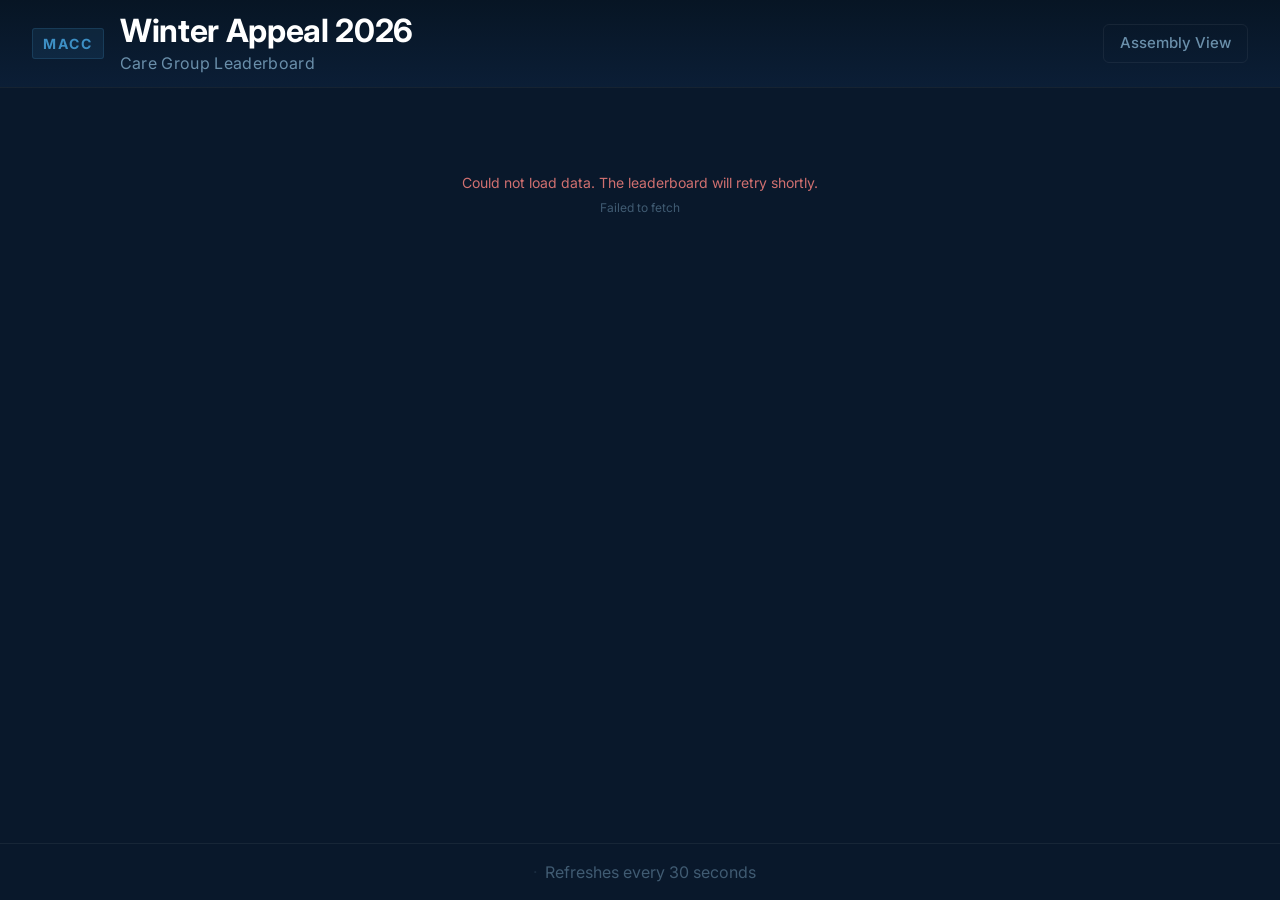
<file: index.html>
<!DOCTYPE html>
<html lang="en">
<head>
    <meta charset="UTF-8">
    <meta name="viewport" content="width=device-width, initial-scale=1.0">
    <title>Winter Appeal — Care Group Leaderboard</title>
    <link rel="preconnect" href="https://fonts.googleapis.com">
    <link href="https://fonts.googleapis.com/css2?family=Inter:wght@300;400;500;600;700;800&display=swap" rel="stylesheet">
    <link rel="stylesheet" href="css/style.css">
    <script src="js/config.js"></script>
</head>
<body>
    <div id="app">

        <header class="site-header">
            <div class="header-inner">
                <div class="header-brand">
                    <span class="school-name" id="schoolName"></span>
                    <div>
                        <h1 class="appeal-title" id="appealTitle"></h1>
                        <p class="appeal-subtitle">Care Group Leaderboard</p>
                    </div>
                </div>
                <div class="header-controls">
                    <nav class="year-filters" id="yearFilters" aria-label="Filter by year group"></nav>
                    <a href="assembly.html" class="btn-assembly">Assembly View</a>
                </div>
            </div>
        </header>

        <main class="main-content">

            <div id="loadingState" class="status-state">
                <p>Loading leaderboard data...</p>
            </div>

            <div id="errorState" class="status-state status-error hidden">
                <p>Could not load data. The leaderboard will retry shortly.</p>
                <p class="error-detail" id="errorDetail"></p>
            </div>

            <ol class="leaderboard" id="leaderboardList" aria-label="Care group rankings"></ol>

        </main>

        <footer class="site-footer">
            <span id="lastUpdated"></span>
            <span class="footer-sep">·</span>
            <span>Refreshes every 30 seconds</span>
        </footer>

    </div>
    <script src="js/app.js"></script>
</body>
</html>
</file>
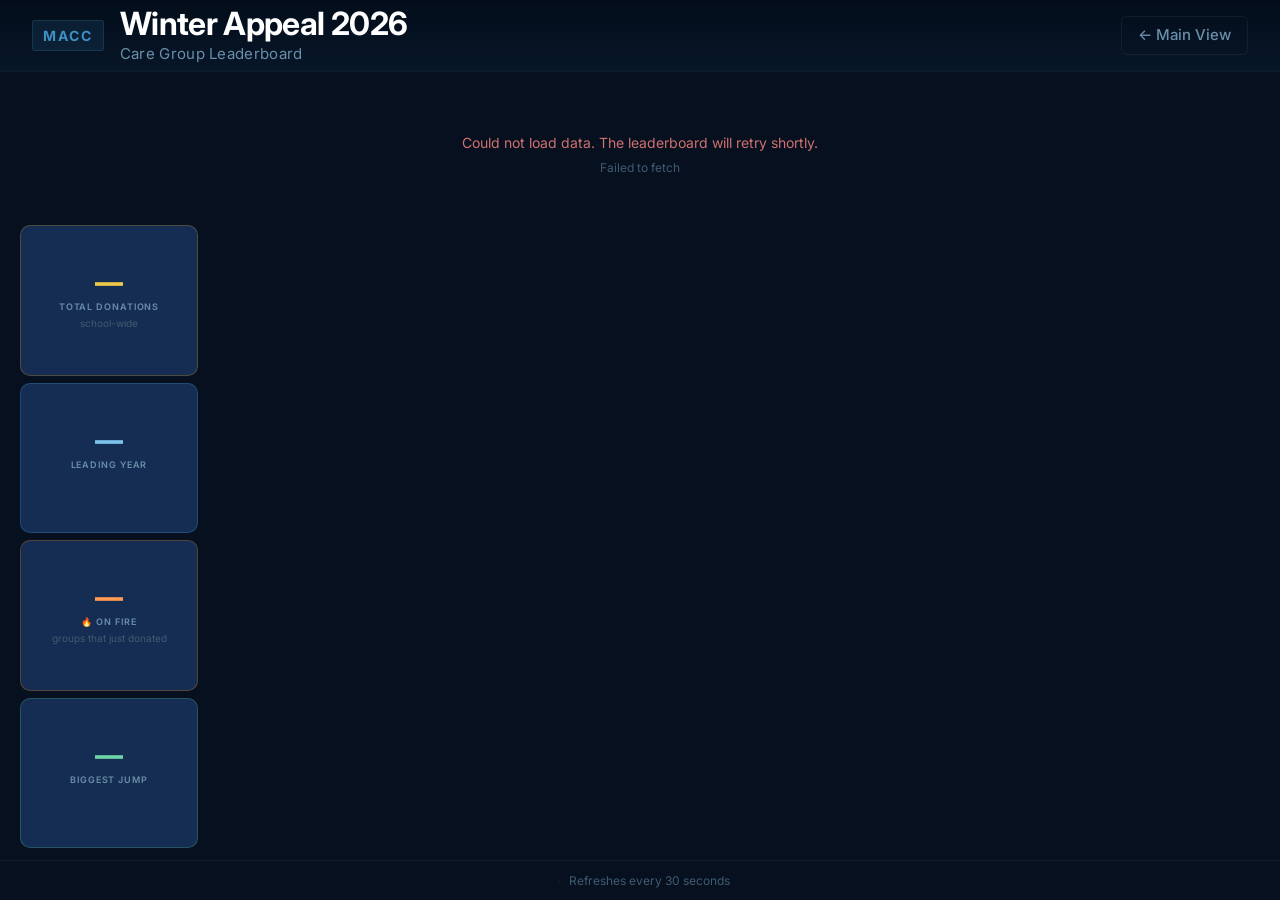
<file: assembly.html>
<!DOCTYPE html>
<html lang="en">
<head>
    <meta charset="UTF-8">
    <meta name="viewport" content="width=device-width, initial-scale=1.0">
    <title>Assembly View — Winter Appeal Leaderboard</title>
    <link rel="preconnect" href="https://fonts.googleapis.com">
    <link href="https://fonts.googleapis.com/css2?family=Inter:wght@300;400;500;600;700;800&display=swap" rel="stylesheet">
    <link rel="stylesheet" href="css/style.css">
    <script src="js/config.js"></script>
</head>
<body class="assembly-mode">
    <div id="app">

        <header class="site-header">
            <div class="header-inner">
                <div class="header-brand">
                    <span class="school-name" id="schoolName"></span>
                    <div>
                        <h1 class="appeal-title" id="appealTitle"></h1>
                        <p class="appeal-subtitle">Care Group Leaderboard</p>
                    </div>
                </div>
                <a href="index.html" class="assembly-back-link">← Main View</a>
            </div>
        </header>

        <main class="main-content">

            <div id="loadingState" class="status-state">
                <p>Loading leaderboard data...</p>
            </div>

            <div id="errorState" class="status-state status-error hidden">
                <p>Could not load data. The leaderboard will retry shortly.</p>
                <p class="error-detail" id="errorDetail"></p>
            </div>

            <div class="assembly-layout" id="assemblyLayout">
                <div id="assemblyPanel" class="assembly-panel">
                    <div class="stat-card stat-total">
                        <div class="stat-value" id="statTotalVal">—</div>
                        <div class="stat-label">Total Donations</div>
                        <div class="stat-detail" id="statTotalDetail">school-wide</div>
                    </div>
                    <div class="stat-card stat-year">
                        <div class="stat-value" id="statYearVal">—</div>
                        <div class="stat-label">Leading Year</div>
                        <div class="stat-detail" id="statYearDetail"></div>
                    </div>
                    <div class="stat-card stat-fire">
                        <div class="stat-value" id="statFireVal">—</div>
                        <div class="stat-label">🔥 On Fire</div>
                        <div class="stat-detail" id="statFireDetail">groups that just donated</div>
                    </div>
                    <div class="stat-card stat-jump">
                        <div class="stat-value" id="statJumpVal">—</div>
                        <div class="stat-label">Biggest Jump</div>
                        <div class="stat-detail" id="statJumpDetail"></div>
                    </div>
                </div>
                <div class="assembly-podium" id="assemblyPodium"></div>
                <div class="assembly-rest" id="assemblyRest"></div>
            </div>

        </main>

        <footer class="site-footer">
            <span id="lastUpdated"></span>
            <span class="footer-sep">·</span>
            <span>Refreshes every 30 seconds</span>
        </footer>

    </div>
    <script src="js/assembly.js"></script>
</body>
</html>
</file>
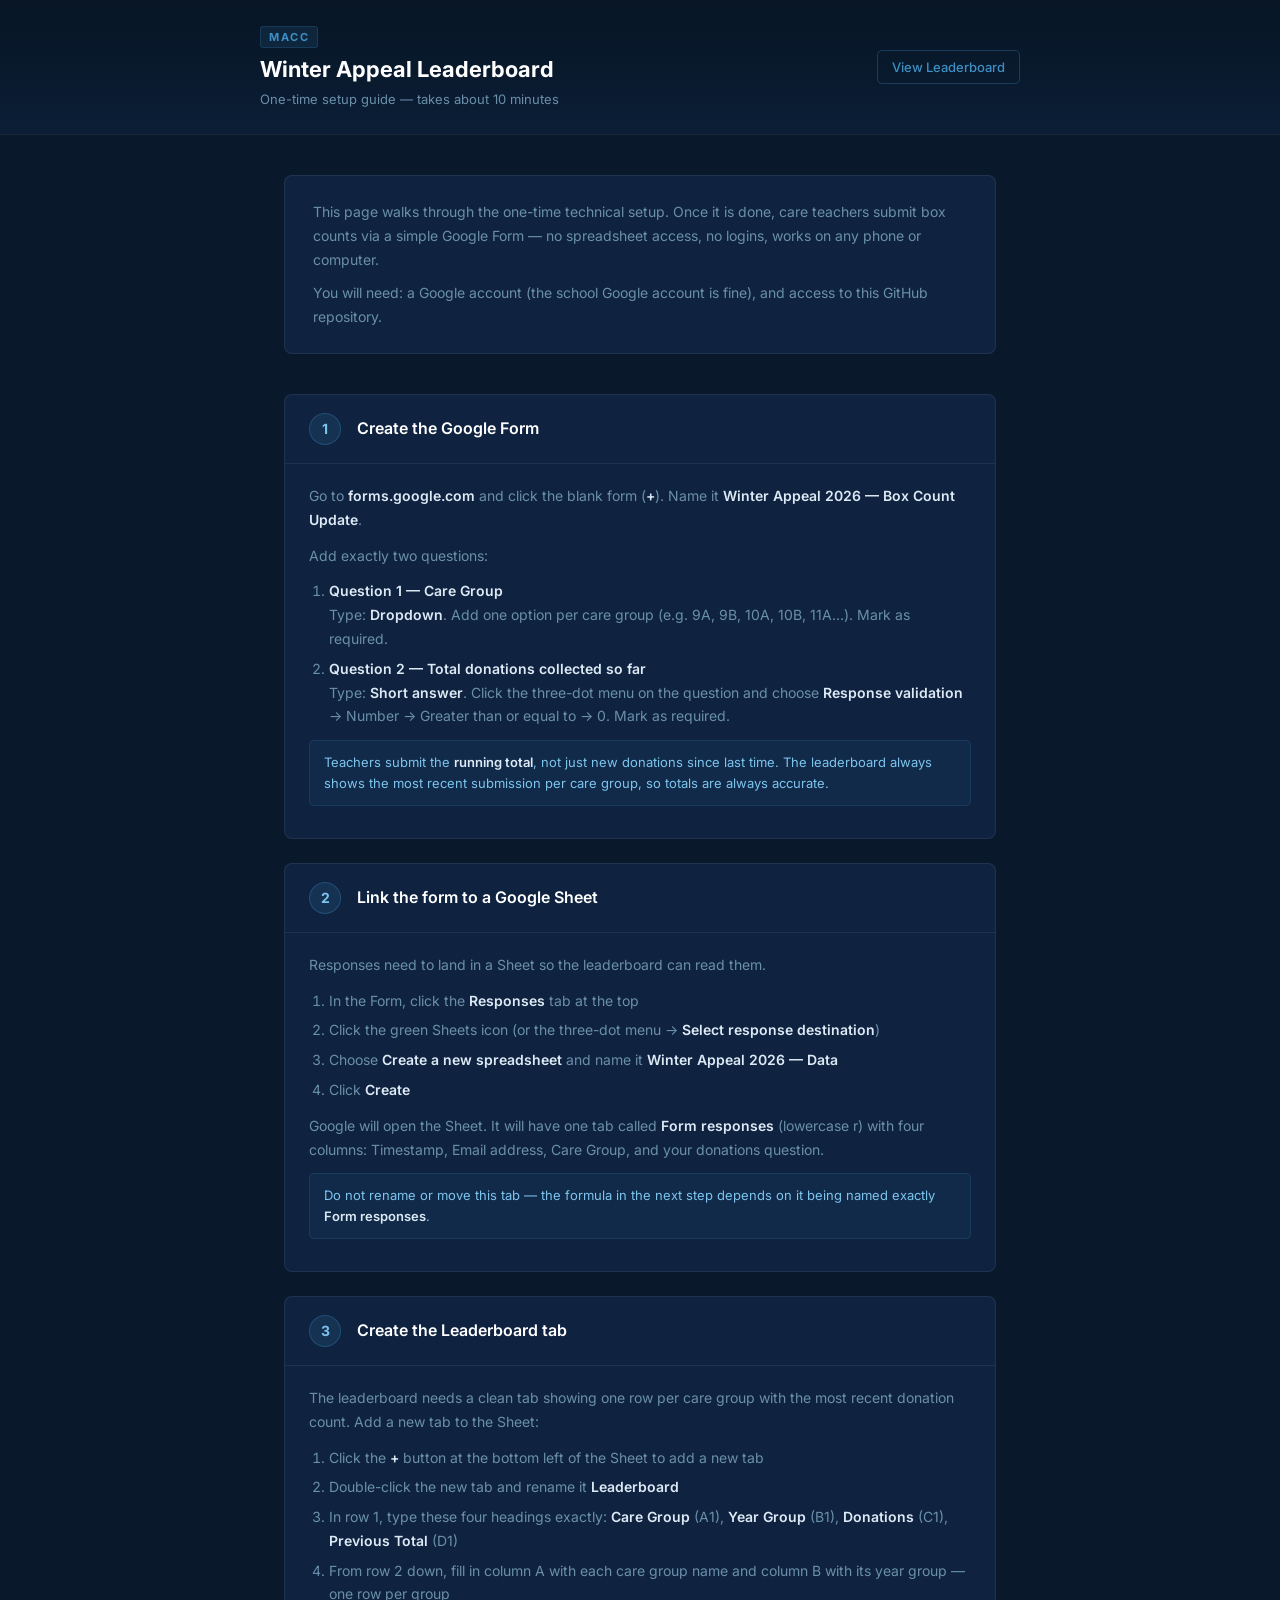
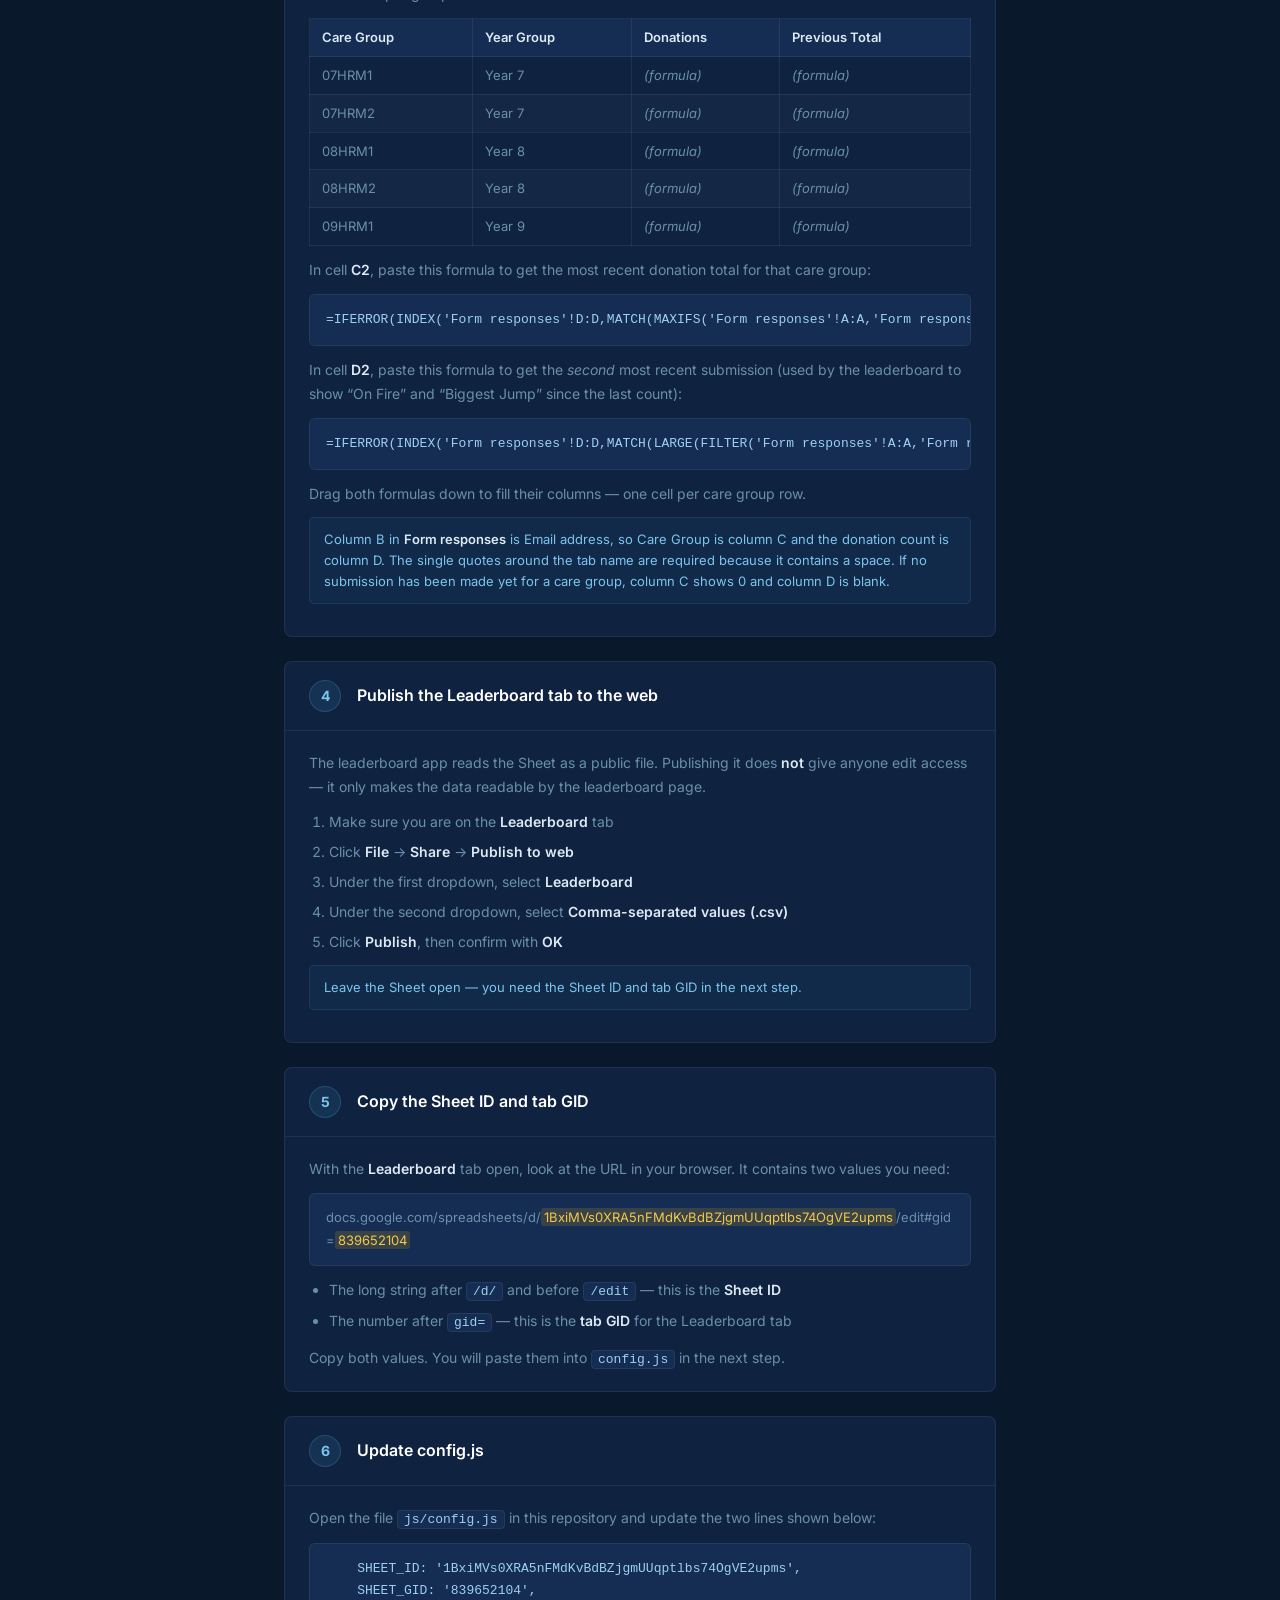
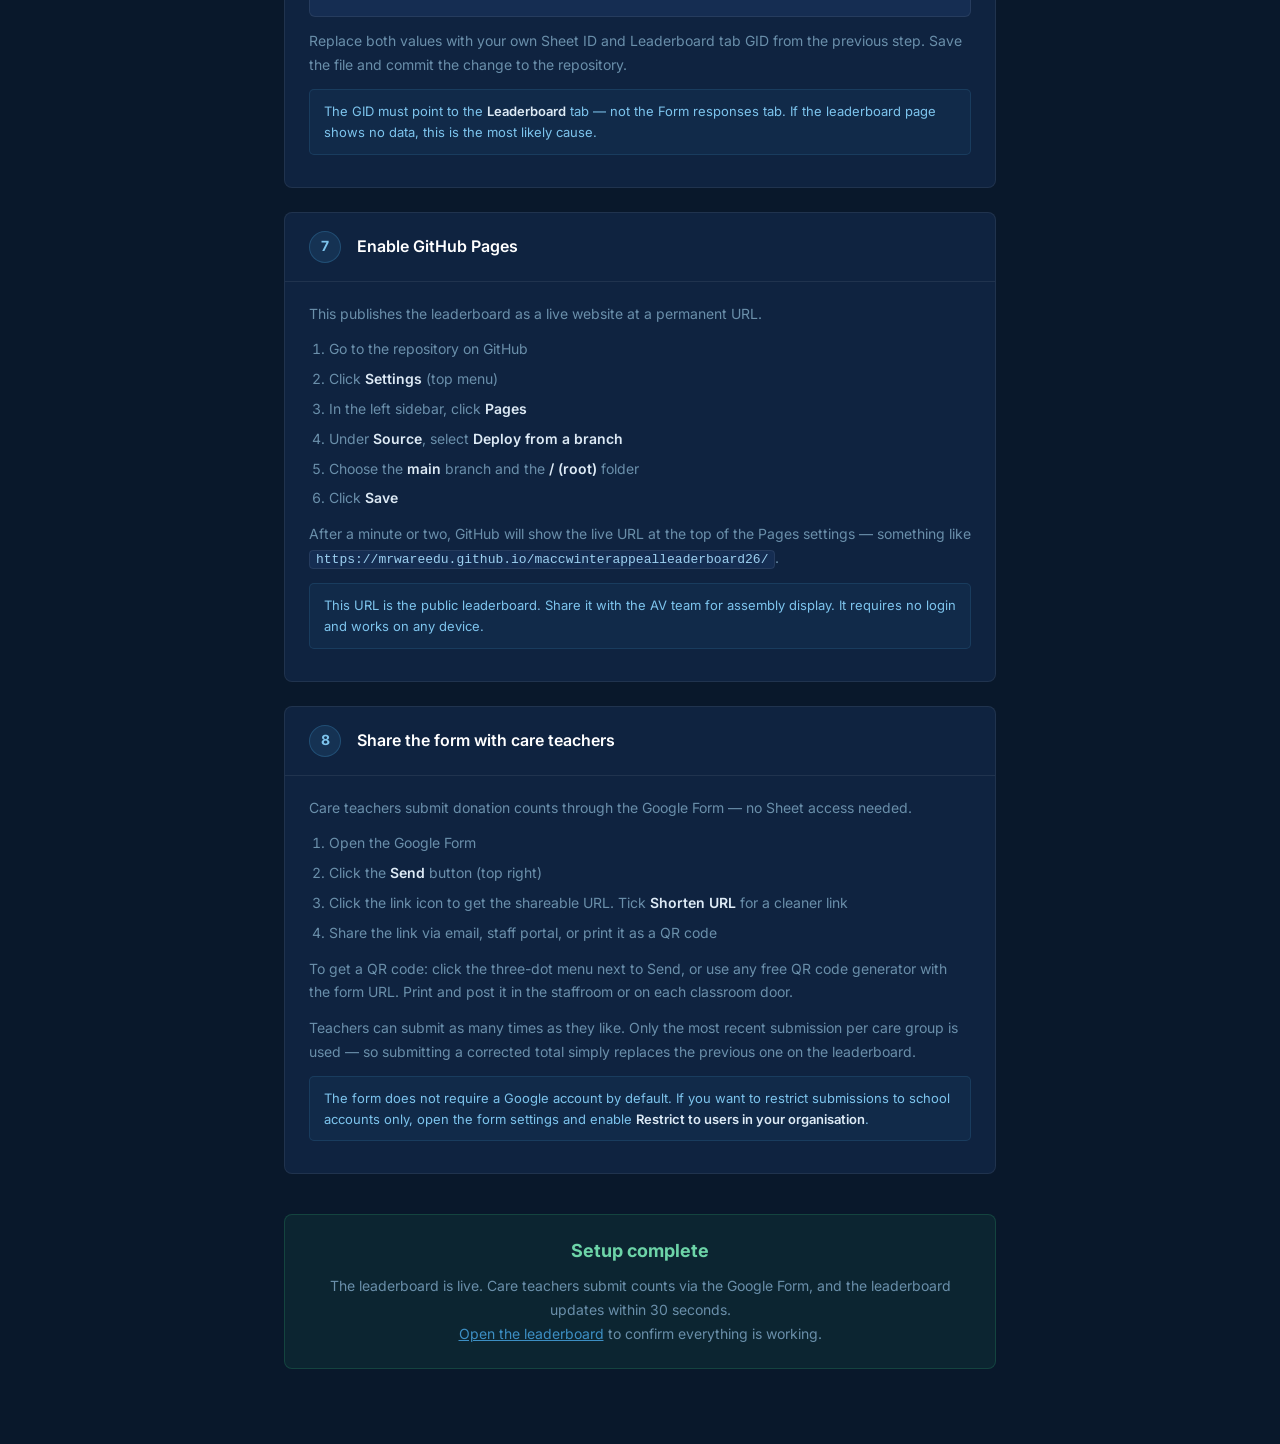
<file: setup.html>
<!DOCTYPE html>
<html lang="en">
<head>
    <meta charset="UTF-8">
    <meta name="viewport" content="width=device-width, initial-scale=1.0">
    <title>Winter Appeal Leaderboard — Setup Guide</title>
    <link rel="preconnect" href="https://fonts.googleapis.com">
    <link href="https://fonts.googleapis.com/css2?family=Inter:wght@300;400;500;600;700&display=swap" rel="stylesheet">
    <style>
        *, *::before, *::after { box-sizing: border-box; margin: 0; padding: 0; }

        :root {
            --bg:      #09182b;
            --card:    #0f2340;
            --raised:  #152d52;
            --text:    #ddeaf5;
            --muted:   #6a8faa;
            --dim:     #405b72;
            --accent:  #3d8fc4;
            --border:  rgba(255,255,255,0.07);
            --green:   #2e9e6e;
            --green-bg: rgba(46, 158, 110, 0.1);
            --gold:    #c9981a;
        }

        body {
            background: var(--bg);
            color: var(--text);
            font-family: 'Inter', system-ui, sans-serif;
            font-size: 15px;
            line-height: 1.6;
            -webkit-font-smoothing: antialiased;
            padding: 0 0 80px;
        }

        header {
            background: linear-gradient(180deg, #071524 0%, #0b1e36 100%);
            border-bottom: 1px solid var(--border);
            padding: 24px;
        }

        header .inner {
            max-width: 760px;
            margin: 0 auto;
            display: flex;
            align-items: center;
            justify-content: space-between;
        }

        .badge {
            font-size: 11px;
            font-weight: 700;
            letter-spacing: 0.14em;
            text-transform: uppercase;
            color: var(--accent);
            background: rgba(61,143,196,0.12);
            border: 1px solid rgba(61,143,196,0.2);
            padding: 3px 8px;
            border-radius: 3px;
        }

        header h1 {
            font-size: 22px;
            font-weight: 700;
            color: #fff;
            margin-top: 4px;
        }

        header p {
            font-size: 13px;
            color: var(--muted);
            margin-top: 2px;
        }

        .view-link {
            font-size: 13px;
            font-weight: 500;
            color: var(--accent);
            text-decoration: none;
            border: 1px solid rgba(61,143,196,0.3);
            padding: 6px 14px;
            border-radius: 5px;
            white-space: nowrap;
        }

        .view-link:hover {
            background: rgba(61,143,196,0.1);
        }

        .content {
            max-width: 760px;
            margin: 0 auto;
            padding: 40px 24px 0;
        }

        .intro {
            background: var(--card);
            border: 1px solid var(--border);
            border-radius: 8px;
            padding: 24px 28px;
            margin-bottom: 40px;
        }

        .intro p {
            color: var(--muted);
            font-size: 14px;
            line-height: 1.7;
        }

        .intro p + p {
            margin-top: 10px;
        }

        .steps {
            display: flex;
            flex-direction: column;
            gap: 24px;
        }

        .step {
            background: var(--card);
            border: 1px solid var(--border);
            border-radius: 8px;
            overflow: hidden;
        }

        .step-header {
            display: flex;
            align-items: center;
            gap: 16px;
            padding: 18px 24px;
            border-bottom: 1px solid var(--border);
        }

        .step-num {
            width: 32px;
            height: 32px;
            border-radius: 50%;
            background: rgba(61,143,196,0.15);
            border: 1px solid rgba(61,143,196,0.3);
            color: #7dc4ed;
            font-size: 14px;
            font-weight: 700;
            display: flex;
            align-items: center;
            justify-content: center;
            flex-shrink: 0;
        }

        .step-title {
            font-size: 16px;
            font-weight: 600;
            color: #fff;
        }

        .step-body {
            padding: 20px 24px;
        }

        .step-body p {
            color: var(--muted);
            font-size: 14px;
            line-height: 1.7;
            margin-bottom: 12px;
        }

        .step-body p:last-child {
            margin-bottom: 0;
        }

        .step-body ol,
        .step-body ul {
            color: var(--muted);
            font-size: 14px;
            line-height: 1.7;
            padding-left: 20px;
            margin-bottom: 12px;
        }

        .step-body li {
            margin-bottom: 6px;
        }

        .step-body li:last-child {
            margin-bottom: 0;
        }

        .step-body strong {
            color: var(--text);
            font-weight: 600;
        }

        code {
            font-family: 'Menlo', 'Consolas', monospace;
            font-size: 13px;
            background: var(--raised);
            border: 1px solid var(--border);
            padding: 1px 6px;
            border-radius: 4px;
            color: #9dd0f0;
        }

        .code-block {
            background: var(--raised);
            border: 1px solid var(--border);
            border-radius: 6px;
            padding: 14px 16px;
            margin: 12px 0;
            font-family: 'Menlo', 'Consolas', monospace;
            font-size: 13px;
            color: #9dd0f0;
            line-height: 1.7;
            overflow-x: auto;
            white-space: pre;
        }

        .url-example {
            background: var(--raised);
            border: 1px solid var(--border);
            border-radius: 6px;
            padding: 12px 16px;
            margin: 12px 0;
            font-size: 13px;
            line-height: 1.8;
            word-break: break-all;
            color: var(--muted);
        }

        .url-example .highlight {
            background: rgba(201,152,26,0.2);
            color: #f0c94a;
            padding: 1px 3px;
            border-radius: 3px;
        }

        .table-example {
            width: 100%;
            border-collapse: collapse;
            margin: 12px 0;
            font-size: 13px;
        }

        .table-example th {
            background: var(--raised);
            color: var(--text);
            font-weight: 600;
            text-align: left;
            padding: 8px 12px;
            border: 1px solid var(--border);
        }

        .table-example td {
            padding: 8px 12px;
            border: 1px solid var(--border);
            color: var(--muted);
        }

        .table-example tr:nth-child(even) td {
            background: rgba(255,255,255,0.02);
        }

        .note {
            background: rgba(61,143,196,0.07);
            border: 1px solid rgba(61,143,196,0.18);
            border-radius: 5px;
            padding: 11px 14px;
            font-size: 13px;
            color: #7dc4ed;
            margin: 12px 0;
            line-height: 1.6;
        }

        .done-box {
            background: var(--green-bg);
            border: 1px solid rgba(46,158,110,0.25);
            border-radius: 8px;
            padding: 22px 28px;
            margin-top: 40px;
            text-align: center;
        }

        .done-box h2 {
            font-size: 18px;
            font-weight: 700;
            color: #6dd4a8;
            margin-bottom: 8px;
        }

        .done-box p {
            color: var(--muted);
            font-size: 14px;
            line-height: 1.7;
        }

        .done-box a {
            color: var(--accent);
        }

        .sheet-columns {
            display: grid;
            grid-template-columns: repeat(4, 1fr);
            gap: 8px;
            margin: 12px 0;
        }

        .sheet-col {
            background: var(--raised);
            border: 1px solid var(--border);
            border-radius: 5px;
            padding: 10px 12px;
            font-size: 13px;
        }

        .sheet-col .col-letter {
            font-weight: 700;
            color: #7dc4ed;
            margin-bottom: 2px;
        }

        .sheet-col .col-name {
            font-weight: 600;
            color: var(--text);
        }

        .sheet-col .col-example {
            color: var(--muted);
            font-size: 12px;
            margin-top: 2px;
        }

        @media (max-width: 640px) {
            .content { padding: 24px 16px 0; }
            .step-header, .step-body { padding: 14px 16px; }
            .sheet-columns { grid-template-columns: 1fr; }
        }
    </style>
</head>
<body>

<header>
    <div class="inner">
        <div>
            <span class="badge">MACC</span>
            <h1>Winter Appeal Leaderboard</h1>
            <p>One-time setup guide — takes about 10 minutes</p>
        </div>
        <a class="view-link" href="index.html">View Leaderboard</a>
    </div>
</header>

<div class="content">

    <div class="intro">
        <p>This page walks through the one-time technical setup. Once it is done, care teachers submit box counts via a simple Google Form — no spreadsheet access, no logins, works on any phone or computer.</p>
        <p>You will need: a Google account (the school Google account is fine), and access to this GitHub repository.</p>
    </div>

    <div class="steps">

        <!-- Step 1 -->
        <div class="step">
            <div class="step-header">
                <div class="step-num">1</div>
                <div class="step-title">Create the Google Form</div>
            </div>
            <div class="step-body">
                <p>Go to <strong>forms.google.com</strong> and click the blank form (<strong>+</strong>). Name it <strong>Winter Appeal 2026 — Box Count Update</strong>.</p>
                <p>Add exactly two questions:</p>
                <ol>
                    <li>
                        <strong>Question 1 — Care Group</strong><br>
                        Type: <strong>Dropdown</strong>. Add one option per care group (e.g. 9A, 9B, 10A, 10B, 11A…). Mark as required.
                    </li>
                    <li>
                        <strong>Question 2 — Total donations collected so far</strong><br>
                        Type: <strong>Short answer</strong>. Click the three-dot menu on the question and choose <strong>Response validation</strong> → Number → Greater than or equal to → 0. Mark as required.
                    </li>
                </ol>
                <div class="note">Teachers submit the <strong>running total</strong>, not just new donations since last time. The leaderboard always shows the most recent submission per care group, so totals are always accurate.</div>
            </div>
        </div>

        <!-- Step 2 -->
        <div class="step">
            <div class="step-header">
                <div class="step-num">2</div>
                <div class="step-title">Link the form to a Google Sheet</div>
            </div>
            <div class="step-body">
                <p>Responses need to land in a Sheet so the leaderboard can read them.</p>
                <ol>
                    <li>In the Form, click the <strong>Responses</strong> tab at the top</li>
                    <li>Click the green Sheets icon (or the three-dot menu → <strong>Select response destination</strong>)</li>
                    <li>Choose <strong>Create a new spreadsheet</strong> and name it <strong>Winter Appeal 2026 — Data</strong></li>
                    <li>Click <strong>Create</strong></li>
                </ol>
                <p>Google will open the Sheet. It will have one tab called <strong>Form responses</strong> (lowercase r) with four columns: Timestamp, Email address, Care Group, and your donations question.</p>
                <div class="note">Do not rename or move this tab — the formula in the next step depends on it being named exactly <strong>Form responses</strong>.</div>
            </div>
        </div>

        <!-- Step 3 -->
        <div class="step">
            <div class="step-header">
                <div class="step-num">3</div>
                <div class="step-title">Create the Leaderboard tab</div>
            </div>
            <div class="step-body">
                <p>The leaderboard needs a clean tab showing one row per care group with the most recent donation count. Add a new tab to the Sheet:</p>
                <ol>
                    <li>Click the <strong>+</strong> button at the bottom left of the Sheet to add a new tab</li>
                    <li>Double-click the new tab and rename it <strong>Leaderboard</strong></li>
                    <li>In row 1, type these four headings exactly: <strong>Care Group</strong> (A1), <strong>Year Group</strong> (B1), <strong>Donations</strong> (C1), <strong>Previous Total</strong> (D1)</li>
                    <li>From row 2 down, fill in column A with each care group name and column B with its year group — one row per group</li>
                </ol>

                <table class="table-example">
                    <thead>
                        <tr><th>Care Group</th><th>Year Group</th><th>Donations</th><th>Previous Total</th></tr>
                    </thead>
                    <tbody>
                        <tr><td>07HRM1</td><td>Year 7</td><td><em>(formula)</em></td><td><em>(formula)</em></td></tr>
                        <tr><td>07HRM2</td><td>Year 7</td><td><em>(formula)</em></td><td><em>(formula)</em></td></tr>
                        <tr><td>08HRM1</td><td>Year 8</td><td><em>(formula)</em></td><td><em>(formula)</em></td></tr>
                        <tr><td>08HRM2</td><td>Year 8</td><td><em>(formula)</em></td><td><em>(formula)</em></td></tr>
                        <tr><td>09HRM1</td><td>Year 9</td><td><em>(formula)</em></td><td><em>(formula)</em></td></tr>
                    </tbody>
                </table>

                <p>In cell <strong>C2</strong>, paste this formula to get the most recent donation total for that care group:</p>
                <div class="code-block">=IFERROR(INDEX('Form responses'!D:D,MATCH(MAXIFS('Form responses'!A:A,'Form responses'!C:C,A2),'Form responses'!A:A,0)),0)</div>
                <p>In cell <strong>D2</strong>, paste this formula to get the <em>second</em> most recent submission (used by the leaderboard to show “On Fire” and “Biggest Jump” since the last count):</p>
                <div class="code-block">=IFERROR(INDEX('Form responses'!D:D,MATCH(LARGE(FILTER('Form responses'!A:A,'Form responses'!C:C=A2),2),'Form responses'!A:A,0)),"")</div>
                <p>Drag both formulas down to fill their columns — one cell per care group row.</p>
                <div class="note">Column B in <strong>Form responses</strong> is Email address, so Care Group is column C and the donation count is column D. The single quotes around the tab name are required because it contains a space. If no submission has been made yet for a care group, column C shows 0 and column D is blank.</div>
            </div>
        </div>

        <!-- Step 4 -->
        <div class="step">
            <div class="step-header">
                <div class="step-num">4</div>
                <div class="step-title">Publish the Leaderboard tab to the web</div>
            </div>
            <div class="step-body">
                <p>The leaderboard app reads the Sheet as a public file. Publishing it does <strong>not</strong> give anyone edit access — it only makes the data readable by the leaderboard page.</p>
                <ol>
                    <li>Make sure you are on the <strong>Leaderboard</strong> tab</li>
                    <li>Click <strong>File</strong> → <strong>Share</strong> → <strong>Publish to web</strong></li>
                    <li>Under the first dropdown, select <strong>Leaderboard</strong></li>
                    <li>Under the second dropdown, select <strong>Comma-separated values (.csv)</strong></li>
                    <li>Click <strong>Publish</strong>, then confirm with <strong>OK</strong></li>
                </ol>
                <div class="note">Leave the Sheet open — you need the Sheet ID and tab GID in the next step.</div>
            </div>
        </div>

        <!-- Step 5 -->
        <div class="step">
            <div class="step-header">
                <div class="step-num">5</div>
                <div class="step-title">Copy the Sheet ID and tab GID</div>
            </div>
            <div class="step-body">
                <p>With the <strong>Leaderboard</strong> tab open, look at the URL in your browser. It contains two values you need:</p>

                <div class="url-example">
                    docs.google.com/spreadsheets/d/<span class="highlight">1BxiMVs0XRA5nFMdKvBdBZjgmUUqptlbs74OgVE2upms</span>/edit#gid=<span class="highlight">839652104</span>
                </div>

                <ul>
                    <li>The long string after <code>/d/</code> and before <code>/edit</code> — this is the <strong>Sheet ID</strong></li>
                    <li>The number after <code>gid=</code> — this is the <strong>tab GID</strong> for the Leaderboard tab</li>
                </ul>
                <p>Copy both values. You will paste them into <code>config.js</code> in the next step.</p>
            </div>
        </div>

        <!-- Step 6 -->
        <div class="step">
            <div class="step-header">
                <div class="step-num">6</div>
                <div class="step-title">Update config.js</div>
            </div>
            <div class="step-body">
                <p>Open the file <code>js/config.js</code> in this repository and update the two lines shown below:</p>

                <div class="code-block">    SHEET_ID: '1BxiMVs0XRA5nFMdKvBdBZjgmUUqptlbs74OgVE2upms',
    SHEET_GID: '839652104',</div>

                <p>Replace both values with your own Sheet ID and Leaderboard tab GID from the previous step. Save the file and commit the change to the repository.</p>
                <div class="note">The GID must point to the <strong>Leaderboard</strong> tab — not the Form responses tab. If the leaderboard page shows no data, this is the most likely cause.</div>
            </div>
        </div>

        <!-- Step 7 -->
        <div class="step">
            <div class="step-header">
                <div class="step-num">7</div>
                <div class="step-title">Enable GitHub Pages</div>
            </div>
            <div class="step-body">
                <p>This publishes the leaderboard as a live website at a permanent URL.</p>
                <ol>
                    <li>Go to the repository on GitHub</li>
                    <li>Click <strong>Settings</strong> (top menu)</li>
                    <li>In the left sidebar, click <strong>Pages</strong></li>
                    <li>Under <strong>Source</strong>, select <strong>Deploy from a branch</strong></li>
                    <li>Choose the <strong>main</strong> branch and the <strong>/ (root)</strong> folder</li>
                    <li>Click <strong>Save</strong></li>
                </ol>
                <p>After a minute or two, GitHub will show the live URL at the top of the Pages settings — something like <code>https://mrwareedu.github.io/maccwinterappealleaderboard26/</code>.</p>
                <div class="note">This URL is the public leaderboard. Share it with the AV team for assembly display. It requires no login and works on any device.</div>
            </div>
        </div>

        <!-- Step 8 -->
        <div class="step">
            <div class="step-header">
                <div class="step-num">8</div>
                <div class="step-title">Share the form with care teachers</div>
            </div>
            <div class="step-body">
                <p>Care teachers submit donation counts through the Google Form — no Sheet access needed.</p>
                <ol>
                    <li>Open the Google Form</li>
                    <li>Click the <strong>Send</strong> button (top right)</li>
                    <li>Click the link icon to get the shareable URL. Tick <strong>Shorten URL</strong> for a cleaner link</li>
                    <li>Share the link via email, staff portal, or print it as a QR code</li>
                </ol>
                <p>To get a QR code: click the three-dot menu next to Send, or use any free QR code generator with the form URL. Print and post it in the staffroom or on each classroom door.</p>
                <p>Teachers can submit as many times as they like. Only the most recent submission per care group is used — so submitting a corrected total simply replaces the previous one on the leaderboard.</p>
                <div class="note">The form does not require a Google account by default. If you want to restrict submissions to school accounts only, open the form settings and enable <strong>Restrict to users in your organisation</strong>.</div>
            </div>
        </div>

    </div>

    <div class="done-box">
        <h2>Setup complete</h2>
        <p>The leaderboard is live. Care teachers submit counts via the Google Form, and the leaderboard updates within 30 seconds.<br>
        <a href="index.html">Open the leaderboard</a> to confirm everything is working.</p>
    </div>

</div>

</body>
</html>
</file>
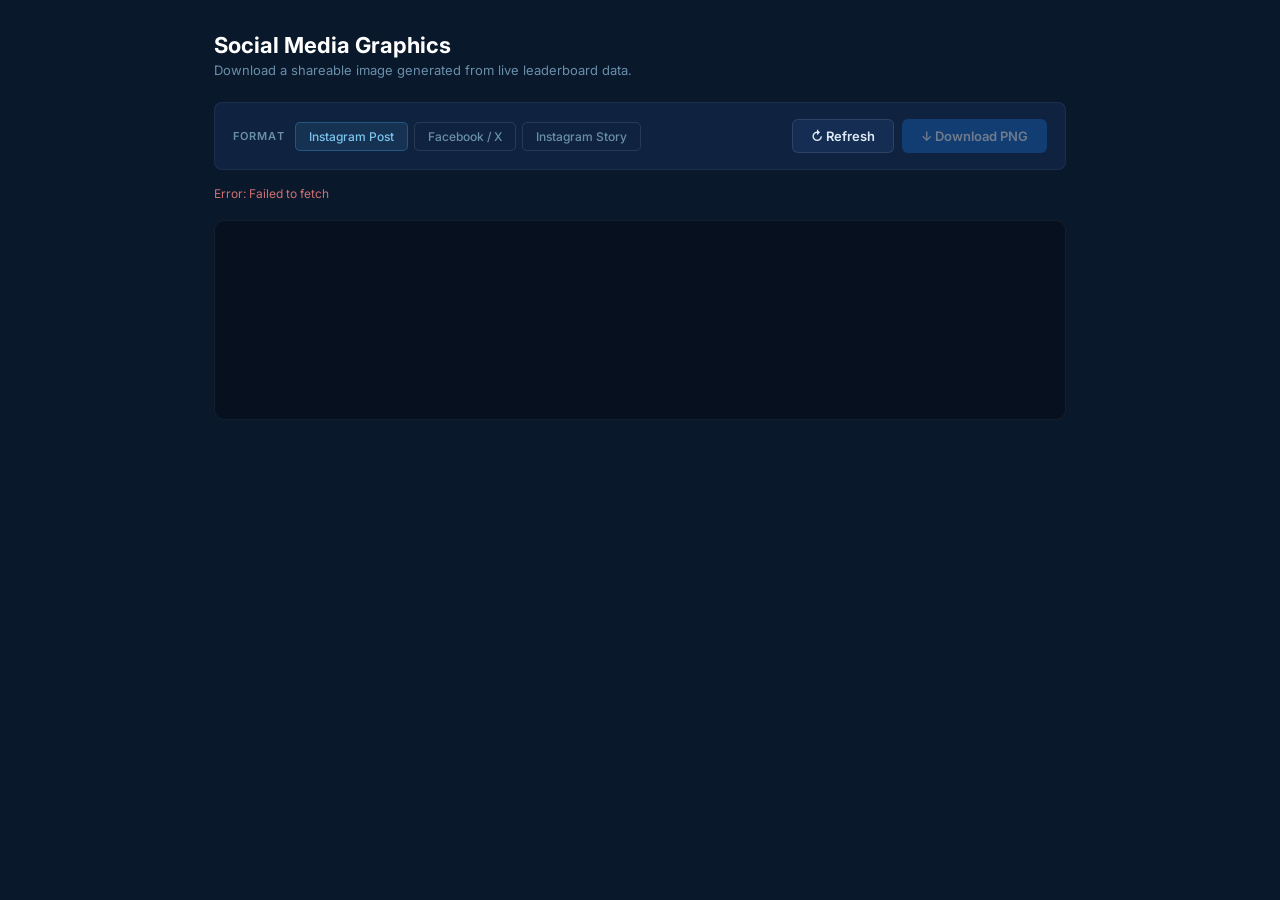
<file: social.html>
<!DOCTYPE html>
<html lang="en">
<head>
    <meta charset="UTF-8">
    <meta name="viewport" content="width=device-width, initial-scale=1.0">
    <title>Social Graphics — Winter Appeal</title>
    <link rel="preconnect" href="https://fonts.googleapis.com">
    <link href="https://fonts.googleapis.com/css2?family=Inter:wght@400;500;600;700;800&display=swap" rel="stylesheet">
    <style>
        *, *::before, *::after { box-sizing: border-box; margin: 0; padding: 0; }

        body {
            background: #09182b;
            color: #ddeaf5;
            font-family: 'Inter', system-ui, -apple-system, sans-serif;
            font-size: 15px;
            min-height: 100vh;
            -webkit-font-smoothing: antialiased;
        }

        .page {
            max-width: 900px;
            margin: 0 auto;
            padding: 32px 24px 64px;
        }

        h1 {
            font-size: 22px;
            font-weight: 700;
            color: #fff;
        }

        .subtitle {
            font-size: 13px;
            color: #6a8faa;
            margin-top: 4px;
        }

        .toolbar {
            display: flex;
            flex-wrap: wrap;
            align-items: center;
            justify-content: space-between;
            gap: 12px;
            margin: 24px 0 16px;
            padding: 16px 18px;
            background: #0f2340;
            border: 1px solid rgba(255,255,255,0.06);
            border-radius: 8px;
        }

        .format-group {
            display: flex;
            align-items: center;
            gap: 6px;
            flex-wrap: wrap;
        }

        .label {
            font-size: 11px;
            font-weight: 600;
            text-transform: uppercase;
            letter-spacing: 0.1em;
            color: #6a8faa;
            margin-right: 4px;
        }

        .fmt {
            background: transparent;
            border: 1px solid rgba(255,255,255,0.1);
            color: #6a8faa;
            font-family: inherit;
            font-size: 12px;
            font-weight: 500;
            padding: 6px 13px;
            border-radius: 5px;
            cursor: pointer;
            transition: background 0.15s, color 0.15s, border-color 0.15s;
        }

        .fmt:hover { background: #152d52; color: #ddeaf5; }

        .fmt.active {
            background: rgba(61,143,196,0.15);
            border-color: rgba(61,143,196,0.4);
            color: #7dc4ed;
        }

        .action-group {
            display: flex;
            gap: 8px;
        }

        .btn {
            font-family: inherit;
            font-size: 13px;
            font-weight: 600;
            padding: 8px 18px;
            border-radius: 6px;
            cursor: pointer;
            border: 1px solid transparent;
            transition: opacity 0.15s, background 0.15s;
        }

        #btnRefresh {
            background: #152d52;
            border-color: rgba(255,255,255,0.1);
            color: #ddeaf5;
        }

        #btnRefresh:hover { background: #1e3d6e; }

        #btnDownload {
            background: #1565c0;
            color: #fff;
        }

        #btnDownload:hover { background: #1976d2; }
        #btnDownload:disabled { opacity: 0.4; cursor: default; }

        .status {
            font-size: 12px;
            color: #6a8faa;
            margin-bottom: 16px;
            min-height: 18px;
        }

        .status.error { color: #cf7070; }

        .canvas-outer {
            background: #06101e;
            border: 1px solid rgba(255,255,255,0.06);
            border-radius: 10px;
            padding: 24px;
            display: flex;
            justify-content: center;
            align-items: flex-start;
            overflow: auto;
        }

        #canvas {
            display: block;
            max-width: 100%;
            max-height: 75vh;
            width: auto;
            height: auto;
            border-radius: 4px;
        }
    </style>
    <script src="js/config.js"></script>
</head>
<body>
<div class="page">

    <h1>Social Media Graphics</h1>
    <p class="subtitle">Download a shareable image generated from live leaderboard data.</p>

    <div class="toolbar">
        <div class="format-group">
            <span class="label">Format</span>
            <button class="fmt active" data-w="1080" data-h="1080">Instagram Post</button>
            <button class="fmt" data-w="1200" data-h="630">Facebook / X</button>
            <button class="fmt" data-w="1080" data-h="1920">Instagram Story</button>
        </div>
        <div class="action-group">
            <button class="btn" id="btnRefresh">↻ Refresh</button>
            <button class="btn" id="btnDownload" disabled>↓ Download PNG</button>
        </div>
    </div>

    <p class="status" id="status">Loading data…</p>

    <div class="canvas-outer">
        <canvas id="canvas"></canvas>
    </div>

</div>

<script>
(function () {
    'use strict';

    const canvas  = document.getElementById('canvas');
    const ctx     = canvas.getContext('2d');
    const dlBtn   = document.getElementById('btnDownload');
    const status  = document.getElementById('status');

    let currentRows = [];
    let currentW    = 1080;
    let currentH    = 1080;

    // ── Format buttons ───────────────────────────────────

    document.querySelectorAll('.fmt').forEach(function (btn) {
        btn.addEventListener('click', function () {
            document.querySelectorAll('.fmt').forEach(function (b) { b.classList.remove('active'); });
            btn.classList.add('active');
            currentW = parseInt(btn.dataset.w, 10);
            currentH = parseInt(btn.dataset.h, 10);
            if (currentRows.length) drawGraphic(currentRows);
        });
    });

    // ── Refresh ──────────────────────────────────────────

    document.getElementById('btnRefresh').addEventListener('click', loadData);

    // ── Download ─────────────────────────────────────────

    dlBtn.addEventListener('click', function () {
        const a = document.createElement('a');
        a.download = 'winter-appeal-' + CONFIG.APPEAL_YEAR + '-' + currentW + 'x' + currentH + '.png';
        a.href = canvas.toDataURL('image/png');
        a.click();
    });

    // ── Data fetching ────────────────────────────────────

    function sheetURL() {
        return (
            'https://docs.google.com/spreadsheets/d/' +
            CONFIG.SHEET_ID +
            '/pub?gid=' +
            CONFIG.SHEET_GID +
            '&single=true&output=csv'
        );
    }

    function parseCSVLine(line) {
        const fields = [];
        let current  = '';
        let inQuotes = false;
        for (let i = 0; i < line.length; i++) {
            const ch = line[i];
            if (ch === '"') {
                inQuotes = !inQuotes;
            } else if (ch === ',' && !inQuotes) {
                fields.push(current.trim());
                current = '';
            } else {
                current += ch;
            }
        }
        fields.push(current.trim());
        return fields;
    }

    function parseCSV(text) {
        const lines = text.trim().split('\n');
        if (lines.length < 2) return [];
        const rows = [];
        for (let i = 1; i < lines.length; i++) {
            const line = lines[i].trim();
            if (!line) continue;
            const f = parseCSVLine(line);
            const careGroup = f[0] || '';
            const yearGroup = f[1] || '';
            const boxes     = parseInt(f[2], 10);
            if (careGroup) rows.push({ careGroup, yearGroup, boxes: isNaN(boxes) ? 0 : boxes });
        }
        return rows.sort(function (a, b) { return b.boxes - a.boxes; });
    }

    async function loadData() {
        setStatus('Fetching data…', false);
        dlBtn.disabled = true;
        try {
            const res  = await fetch(sheetURL(), { cache: 'no-store' });
            if (!res.ok) throw new Error('HTTP ' + res.status);
            const text = await res.text();
            currentRows = parseCSV(text);
            if (!currentRows.length) throw new Error('No data in sheet');
            await drawGraphic(currentRows);
            const now = new Date().toLocaleTimeString('en-AU', { hour: '2-digit', minute: '2-digit' });
            setStatus('Data loaded at ' + now + ' · ' + currentRows.length + ' groups', false);
            dlBtn.disabled = false;
        } catch (err) {
            setStatus('Error: ' + err.message, true);
        }
    }

    function setStatus(msg, isError) {
        status.textContent = msg;
        status.className   = 'status' + (isError ? ' error' : '');
    }

    // ── Canvas drawing ───────────────────────────────────

    async function drawGraphic(rows) {
        const W = currentW;
        const H = currentH;

        canvas.width  = W;
        canvas.height = H;

        // Wait for Inter to load
        try { await document.fonts.load('700 60px Inter'); } catch (e) {}

        const isStory  = H > W * 1.2;
        const maxRows  = isStory ? 10 : H < 700 ? 5 : 6;
        const display  = rows.slice(0, maxRows);
        const total    = rows.reduce(function (s, r) { return s + r.boxes; }, 0);
        const maxBoxes = display[0] ? display[0].boxes || 1 : 1;

        const PAD = Math.round(W * 0.055);

        // ── Background ──────────────────────────────────

        const bgGrad = ctx.createLinearGradient(0, 0, 0, H);
        bgGrad.addColorStop(0, '#071524');
        bgGrad.addColorStop(1, '#0d1f38');
        ctx.fillStyle = bgGrad;
        ctx.fillRect(0, 0, W, H);

        // ── Top accent bar ───────────────────────────────

        const accentGrad = ctx.createLinearGradient(0, 0, W, 0);
        accentGrad.addColorStop(0,   '#1565c0');
        accentGrad.addColorStop(0.5, '#c9981a');
        accentGrad.addColorStop(1,   '#e8740a');
        ctx.fillStyle = accentGrad;
        ctx.fillRect(0, 0, W, 7);

        // ── Header ───────────────────────────────────────

        const HEADER_H  = Math.round(H * (isStory ? 0.12 : 0.165));
        const titleSize = Math.round(W * (isStory ? 0.05 : 0.046));
        const subSize   = Math.round(W * 0.017);
        const badgeSize = Math.round(W * 0.013);

        // School badge
        const BADGE_Y = 7 + Math.round(HEADER_H * 0.22);
        ctx.font = '700 ' + badgeSize + 'px Inter, system-ui';
        const badgeText  = CONFIG.SCHOOL_NAME;
        const badgeTW    = ctx.measureText(badgeText).width;
        const BADGE_PX   = 12;
        const BADGE_W    = badgeTW + BADGE_PX * 2;
        const BADGE_H    = Math.round(badgeSize * 1.85);

        ctx.fillStyle = 'rgba(61,143,196,0.15)';
        rrect(ctx, PAD, BADGE_Y, BADGE_W, BADGE_H, 4);
        ctx.fill();
        ctx.strokeStyle = 'rgba(61,143,196,0.45)';
        ctx.lineWidth = 1.5;
        rrect(ctx, PAD, BADGE_Y, BADGE_W, BADGE_H, 4);
        ctx.stroke();
        ctx.fillStyle = '#7dc4ed';
        ctx.font = '700 ' + badgeSize + 'px Inter, system-ui';
        ctx.textAlign    = 'left';
        ctx.textBaseline = 'middle';
        ctx.fillText(badgeText, PAD + BADGE_PX, BADGE_Y + BADGE_H / 2);

        // Title
        const TITLE_Y = BADGE_Y + BADGE_H + Math.round(titleSize * 1.1);
        ctx.font = '800 ' + titleSize + 'px Inter, system-ui';
        ctx.fillStyle    = '#ffffff';
        ctx.textAlign    = 'left';
        ctx.textBaseline = 'alphabetic';
        ctx.fillText('Winter Appeal ' + CONFIG.APPEAL_YEAR, PAD, TITLE_Y);

        // Subtitle
        ctx.font = '500 ' + subSize + 'px Inter, system-ui';
        ctx.fillStyle = '#6a8faa';
        ctx.fillText('Care Group Leaderboard', PAD, TITLE_Y + Math.round(subSize * 1.7));

        // Date (right-aligned, vertically centred on title)
        const today = new Date().toLocaleDateString('en-AU', { day: 'numeric', month: 'long', year: 'numeric' });
        const dateSize = Math.round(W * 0.014);
        ctx.font = '500 ' + dateSize + 'px Inter, system-ui';
        ctx.fillStyle    = '#405b72';
        ctx.textAlign    = 'right';
        ctx.textBaseline = 'alphabetic';
        ctx.fillText(today, W - PAD, TITLE_Y);

        // Separator
        const SEP_Y = 7 + HEADER_H;
        ctx.strokeStyle = 'rgba(255,255,255,0.07)';
        ctx.lineWidth = 1;
        ctx.beginPath();
        ctx.moveTo(PAD, SEP_Y);
        ctx.lineTo(W - PAD, SEP_Y);
        ctx.stroke();

        // ── Groups ───────────────────────────────────────

        const FOOTER_H  = Math.round(H * (isStory ? 0.1 : 0.135));
        const GROUPS_H  = H - SEP_Y - FOOTER_H - 12;
        const ROW_H     = Math.floor(GROUPS_H / maxRows);
        const ROW_PAD_V = Math.round(ROW_H * 0.14);

        const RANK_W  = Math.round(W * 0.082);
        const NAME_X  = PAD + RANK_W + Math.round(W * 0.015);
        const COUNT_X = W - PAD - Math.round(W * 0.02);

        const GOLD_COLOR   = '#f0c94a';
        const SILVER_COLOR = '#b8cdd8';
        const BRONZE_COLOR = '#d8925a';
        const DIM_COLOR    = '#405b72';

        function rankColor(r) {
            return r === 1 ? GOLD_COLOR : r === 2 ? SILVER_COLOR : r === 3 ? BRONZE_COLOR : DIM_COLOR;
        }

        function barColors(r) {
            if (r === 1) return ['#c9981a', '#f0c94a'];
            if (r === 2) return ['#6a8faa', '#b8cdd8'];
            if (r === 3) return ['#b06b2a', '#d8925a'];
            return ['#1e4070', '#3d8fc4'];
        }

        function rowBg(r) {
            if (r === 1) return 'rgba(201,152,26,0.10)';
            if (r === 2) return 'rgba(128,153,172,0.08)';
            if (r === 3) return 'rgba(176,107,42,0.08)';
            return 'rgba(15,35,64,0.55)';
        }

        display.forEach(function (row, idx) {
            const rank  = idx + 1;
            const rowY  = SEP_Y + 10 + idx * ROW_H;
            const inner = rowY + ROW_PAD_V;
            const innerH = ROW_H - ROW_PAD_V * 2;

            // Row background
            ctx.fillStyle = rowBg(rank);
            rrect(ctx, PAD, inner, W - PAD * 2, innerH, 8);
            ctx.fill();

            // Left accent strip
            ctx.fillStyle = rankColor(rank);
            rrect(ctx, PAD, inner, 4, innerH, [2, 0, 0, 2]);
            ctx.fill();

            // Rank number
            const rankSize = Math.round(innerH * 0.55);
            ctx.font = '700 ' + rankSize + 'px Inter, system-ui';
            ctx.fillStyle    = rankColor(rank);
            ctx.textAlign    = 'center';
            ctx.textBaseline = 'middle';
            ctx.fillText(rank, PAD + RANK_W / 2, rowY + ROW_H / 2);

            // Care group name
            const nameSize = Math.round(innerH * 0.37);
            ctx.font = '700 ' + nameSize + 'px Inter, system-ui';
            ctx.fillStyle    = '#ffffff';
            ctx.textAlign    = 'left';
            ctx.textBaseline = 'top';
            ctx.fillText(row.careGroup, NAME_X, inner + Math.round(innerH * 0.08));

            // Year group tag
            if (row.yearGroup) {
                const yrSize = Math.round(nameSize * 0.55);
                ctx.font = '500 ' + yrSize + 'px Inter, system-ui';
                ctx.fillStyle = '#6a8faa';
                ctx.fillText(row.yearGroup, NAME_X, inner + Math.round(innerH * 0.08) + Math.round(nameSize * 1.25));
            }

            // Donation count
            const countSize = Math.round(innerH * 0.33);
            ctx.font = '700 ' + countSize + 'px Inter, system-ui';
            ctx.fillStyle    = rankColor(rank);
            ctx.textAlign    = 'right';
            ctx.textBaseline = 'middle';
            ctx.fillText(
                row.boxes + (row.boxes === 1 ? ' donation' : ' donations'),
                COUNT_X,
                rowY + ROW_H / 2 - countSize * 0.15
            );

            // Progress bar
            const pct   = Math.max(0.03, row.boxes / maxBoxes);
            const BAR_X = NAME_X;
            const BAR_W = COUNT_X - NAME_X - Math.round(W * 0.015);
            const BAR_Y = inner + innerH - 6;
            const BAR_H = Math.max(4, Math.round(innerH * 0.07));

            ctx.fillStyle = 'rgba(255,255,255,0.07)';
            rrect(ctx, BAR_X, BAR_Y - BAR_H, BAR_W, BAR_H, 99);
            ctx.fill();

            const bc  = barColors(rank);
            const bGr = ctx.createLinearGradient(BAR_X, 0, BAR_X + BAR_W * pct, 0);
            bGr.addColorStop(0, bc[0]);
            bGr.addColorStop(1, bc[1]);
            ctx.fillStyle = bGr;
            rrect(ctx, BAR_X, BAR_Y - BAR_H, Math.max(8, BAR_W * pct), BAR_H, 99);
            ctx.fill();
        });

        // ── Footer ───────────────────────────────────────

        const FY = H - FOOTER_H + 8;

        ctx.strokeStyle = 'rgba(255,255,255,0.07)';
        ctx.lineWidth = 1;
        ctx.beginPath();
        ctx.moveTo(PAD, FY);
        ctx.lineTo(W - PAD, FY);
        ctx.stroke();

        const totalNumSize = Math.round(W * 0.055);
        ctx.font = '800 ' + totalNumSize + 'px Inter, system-ui';
        ctx.fillStyle    = '#f0c94a';
        ctx.textAlign    = 'center';
        ctx.textBaseline = 'middle';
        ctx.fillText(total, W / 2, FY + FOOTER_H * 0.38);

        const totalLblSize = Math.round(W * 0.018);
        ctx.font = '500 ' + totalLblSize + 'px Inter, system-ui';
        ctx.fillStyle = '#6a8faa';
        ctx.fillText('total donations raised school-wide', W / 2, FY + FOOTER_H * 0.38 + totalNumSize * 0.88);

        const brandSize = Math.round(W * 0.013);
        ctx.font = '500 ' + brandSize + 'px Inter, system-ui';
        ctx.fillStyle = '#253d55';
        ctx.fillText(CONFIG.SCHOOL_NAME + ' · Winter Appeal ' + CONFIG.APPEAL_YEAR, W / 2, FY + FOOTER_H * 0.86);
    }

    // ── Rounded rect helper ────────────────────────────

    function rrect(ctx, x, y, w, h, r) {
        ctx.beginPath();
        if (ctx.roundRect) {
            ctx.roundRect(x, y, w, h, r);
        } else {
            const tl = typeof r === 'number' ? r : (r[0] || 0);
            const tr = typeof r === 'number' ? r : (r[1] || 0);
            const br = typeof r === 'number' ? r : (r[2] || 0);
            const bl = typeof r === 'number' ? r : (r[3] || 0);
            ctx.moveTo(x + tl, y);
            ctx.lineTo(x + w - tr, y);
            ctx.quadraticCurveTo(x + w, y, x + w, y + tr);
            ctx.lineTo(x + w, y + h - br);
            ctx.quadraticCurveTo(x + w, y + h, x + w - br, y + h);
            ctx.lineTo(x + bl, y + h);
            ctx.quadraticCurveTo(x, y + h, x, y + h - bl);
            ctx.lineTo(x, y + tl);
            ctx.quadraticCurveTo(x, y, x + tl, y);
            ctx.closePath();
        }
    }

    // ── Boot ──────────────────────────────────────────

    loadData();

}());
</script>
</body>
</html>
</file>
<file: css/style.css>
/* ============================================================
   Base
============================================================ */

*, *::before, *::after {
    box-sizing: border-box;
    margin: 0;
    padding: 0;
}

:root {
    --bg:           #09182b;
    --bg-card:      #0f2340;
    --bg-elevated:  #152d52;
    --text:         #ddeaf5;
    --text-muted:   #6a8faa;
    --text-dim:     #405b72;
    --accent:       #3d8fc4;
    --border:       rgba(255, 255, 255, 0.06);
    --gold:         #c9981a;
    --gold-light:   #f0c94a;
    --gold-bg:      rgba(201, 152, 26, 0.08);
    --silver:       #8099ac;
    --silver-light: #b8cdd8;
    --silver-bg:    rgba(128, 153, 172, 0.07);
    --bronze:       #b06b2a;
    --bronze-light: #d8925a;
    --bronze-bg:    rgba(176, 107, 42, 0.07);
    --fire:         #e8740a;
    --fire-light:   #ff9b50;
    --green:        #4caf82;
    --green-light:  #6dd4a8;
    --radius:       6px;
    --header-h:     88px;
    --footer-h:     52px;
}

html, body {
    height: 100%;
}

body {
    background-color: var(--bg);
    color: var(--text);
    font-family: 'Inter', system-ui, -apple-system, sans-serif;
    font-size: 18px;
    line-height: 1.5;
    -webkit-font-smoothing: antialiased;
}

#app {
    display: flex;
    flex-direction: column;
    min-height: 100vh;
}

.hidden {
    display: none !important;
}

/* ============================================================
   Header
============================================================ */

.site-header {
    background: linear-gradient(180deg, #071524 0%, #0b1e36 100%);
    border-bottom: 1px solid var(--border);
    height: var(--header-h);
    flex-shrink: 0;
    position: sticky;
    top: 0;
    z-index: 10;
}

.header-inner {
    max-width: 1400px;
    margin: 0 auto;
    padding: 0 32px;
    height: 100%;
    display: flex;
    align-items: center;
    justify-content: space-between;
    gap: 16px;
}

.header-brand {
    display: flex;
    align-items: center;
    gap: 16px;
    flex-shrink: 0;
}

.school-name {
    font-size: 14px;
    font-weight: 700;
    letter-spacing: 0.14em;
    text-transform: uppercase;
    color: var(--accent);
    background: rgba(61, 143, 196, 0.12);
    border: 1px solid rgba(61, 143, 196, 0.2);
    padding: 4px 10px;
    border-radius: 3px;
}

.appeal-title {
    font-size: 32px;
    font-weight: 700;
    color: #ffffff;
    line-height: 1.2;
    letter-spacing: -0.01em;
}

.appeal-subtitle {
    font-size: 16px;
    font-weight: 400;
    color: var(--text-muted);
    letter-spacing: 0.02em;
}

.header-controls {
    display: flex;
    align-items: center;
    gap: 12px;
    flex-shrink: 0;
}

/* ============================================================
   Year Group Filters
============================================================ */

.year-filters {
    display: flex;
    gap: 4px;
}

.filter-btn {
    background: transparent;
    border: 1px solid var(--border);
    color: var(--text-muted);
    font-family: inherit;
    font-size: 15px;
    font-weight: 500;
    padding: 7px 16px;
    border-radius: var(--radius);
    cursor: pointer;
    transition: background 0.15s, color 0.15s, border-color 0.15s;
    white-space: nowrap;
}

.filter-btn:hover {
    background: var(--bg-elevated);
    color: var(--text);
    border-color: rgba(255, 255, 255, 0.12);
}

.filter-btn.active {
    background: rgba(61, 143, 196, 0.15);
    border-color: rgba(61, 143, 196, 0.35);
    color: #7dc4ed;
}

/* ============================================================
   Assembly View Button
============================================================ */

.btn-assembly {
    background: transparent;
    border: 1px solid var(--border);
    color: var(--text-muted);
    font-family: inherit;
    font-size: 15px;
    font-weight: 500;
    padding: 7px 16px;
    border-radius: var(--radius);
    cursor: pointer;
    transition: background 0.15s, color 0.15s, border-color 0.15s;
    white-space: nowrap;
    text-decoration: none;
    display: inline-block;
}

.btn-assembly:hover {
    background: var(--bg-elevated);
    color: var(--text);
    border-color: rgba(255, 255, 255, 0.12);
}

/* ============================================================
   Main content
============================================================ */

.main-content {
    flex: 1;
    max-width: 1400px;
    width: 100%;
    margin: 0 auto;
    padding: 36px 32px 56px;
}

/* ============================================================
   Status states
============================================================ */

.status-state {
    padding: 48px 0;
    text-align: center;
    color: var(--text-muted);
    font-size: 14px;
}

.status-error {
    color: #d07070;
}

.error-detail {
    margin-top: 6px;
    font-size: 12px;
    color: var(--text-dim);
}

/* ============================================================
   Assembly layout (hidden by default, shown in assembly mode)
============================================================ */

.assembly-layout {
    display: none;
}

.assembly-panel {
    display: none;
}

.stat-card {
    background: var(--bg-elevated);
    border: 1px solid var(--border);
    border-radius: 10px;
    padding: 20px 16px;
    text-align: center;
}

.stat-value {
    font-size: 44px;
    font-weight: 800;
    line-height: 1;
    letter-spacing: -0.02em;
    color: white;
}

.stat-label {
    font-size: 11px;
    font-weight: 600;
    text-transform: uppercase;
    letter-spacing: 0.1em;
    color: var(--text-muted);
    margin-top: 8px;
}

.stat-detail {
    font-size: 12px;
    color: var(--text-dim);
    margin-top: 5px;
    min-height: 16px;
    line-height: 1.3;
}

.stat-card.stat-total { border-color: rgba(201, 152, 26, 0.3); }
.stat-card.stat-total .stat-value { color: var(--gold-light); }

.stat-card.stat-year { border-color: rgba(61, 143, 196, 0.3); }
.stat-card.stat-year .stat-value { color: #7dc4ed; }

.stat-card.stat-fire { border-color: rgba(232, 116, 10, 0.3); }
.stat-card.stat-fire .stat-value { color: var(--fire-light); }

.stat-card.stat-jump { border-color: rgba(76, 175, 130, 0.3); }
.stat-card.stat-jump .stat-value { color: var(--green-light); }

/* ============================================================
   Leaderboard
============================================================ */

.leaderboard {
    list-style: none;
    display: flex;
    flex-direction: column;
    gap: 12px;
}

.leaderboard-item {
    display: grid;
    grid-template-columns: 80px 1fr auto;
    grid-template-rows: auto auto;
    align-items: center;
    gap: 0 20px;
    padding: 22px 28px 22px 22px;
    background: var(--bg-card);
    border: 1px solid var(--border);
    border-radius: var(--radius);
    border-left-width: 4px;
    border-left-color: transparent;
    transition: background 0.12s;
}

.leaderboard-item:hover {
    background: var(--bg-elevated);
}

.leaderboard-item.gold {
    background: var(--gold-bg);
    border-color: rgba(201, 152, 26, 0.18);
    border-left-color: var(--gold);
}

.leaderboard-item.silver {
    background: var(--silver-bg);
    border-color: rgba(128, 153, 172, 0.16);
    border-left-color: var(--silver);
}

.leaderboard-item.bronze {
    background: var(--bronze-bg);
    border-color: rgba(176, 107, 42, 0.16);
    border-left-color: var(--bronze);
}

.leaderboard-item.on-fire {
    border-left-color: var(--fire);
}

/* Rank number */

.rank {
    grid-column: 1;
    grid-row: 1 / 3;
    align-self: center;
    font-size: 38px;
    font-weight: 700;
    color: var(--text-dim);
    text-align: center;
    font-variant-numeric: tabular-nums;
    line-height: 1;
}

.leaderboard-item.gold   .rank { color: var(--gold-light); }
.leaderboard-item.silver .rank { color: var(--silver-light); }
.leaderboard-item.bronze .rank { color: var(--bronze-light); }

/* Group info */

.group-info {
    grid-column: 2;
    grid-row: 1;
    display: flex;
    flex-direction: column;
    gap: 3px;
    min-width: 0;
}

.group-name-row {
    display: flex;
    align-items: center;
    gap: 7px;
    min-width: 0;
}

.group-name {
    font-size: 28px;
    font-weight: 600;
    color: #ffffff;
    white-space: nowrap;
    overflow: hidden;
    text-overflow: ellipsis;
}

.fire-badge {
    font-size: 24px;
    line-height: 1;
    flex-shrink: 0;
}

.group-meta {
    display: flex;
    align-items: center;
    gap: 7px;
}

.year-tag {
    font-size: 15px;
    font-weight: 500;
    color: var(--text-dim);
    letter-spacing: 0.03em;
}

/* Rank change indicators */

.rank-change {
    font-size: 14px;
    font-weight: 700;
    padding: 2px 7px;
    border-radius: 3px;
    letter-spacing: 0.02em;
}

.rank-up-ind {
    color: var(--green);
    background: rgba(76, 175, 130, 0.12);
}

.rank-dn-ind {
    color: #cf7070;
    background: rgba(207, 112, 112, 0.1);
}

/* Count + gain tag */

.box-count {
    grid-column: 3;
    grid-row: 1;
    display: flex;
    flex-direction: column;
    align-items: flex-end;
    gap: 4px;
    font-size: 26px;
    font-weight: 600;
    color: var(--text);
    font-variant-numeric: tabular-nums;
    white-space: nowrap;
    align-self: center;
}

.gain-tag {
    font-size: 15px;
    font-weight: 700;
    color: var(--green);
    background: rgba(76, 175, 130, 0.12);
    border-radius: 3px;
    padding: 2px 7px;
}

/* Progress area */

.progress-track {
    grid-column: 2 / 4;
    grid-row: 2;
    height: 8px;
    background: rgba(255, 255, 255, 0.07);
    border-radius: 99px;
    overflow: hidden;
    margin-top: 12px;
}

.progress-fill {
    height: 100%;
    border-radius: 99px;
    background: var(--accent);
    transition: width 0.6s cubic-bezier(0.16, 1, 0.3, 1);
    min-width: 2px;
}

.leaderboard-item.gold   .progress-fill { background: var(--gold); }
.leaderboard-item.silver .progress-fill { background: var(--silver); }
.leaderboard-item.bronze .progress-fill { background: var(--bronze-light); }

/* Empty / no data */

.leaderboard-empty {
    text-align: center;
    padding: 60px 0;
    color: var(--text-muted);
    font-size: 20px;
    list-style: none;
}

/* ============================================================
   Footer
============================================================ */

.site-footer {
    text-align: center;
    padding: 16px 32px;
    font-size: 16px;
    color: var(--text-dim);
    border-top: 1px solid var(--border);
    flex-shrink: 0;
    display: flex;
    align-items: center;
    justify-content: center;
    gap: 8px;
}

.footer-sep {
    opacity: 0.3;
}

/* ============================================================
   Animations
============================================================ */

@keyframes fire-glow {
    0%, 100% { box-shadow: none; }
    50%       { box-shadow: 0 0 28px rgba(232, 116, 10, 0.45), 0 0 56px rgba(232, 116, 10, 0.2); }
}

@keyframes fire-bounce {
    0%, 100% { transform: translateY(0) rotate(-8deg); }
    50%       { transform: translateY(-5px) rotate(8deg); }
}

@keyframes gold-pulse {
    0%, 100% { box-shadow: none; }
    50%       { box-shadow: 0 0 32px rgba(201, 152, 26, 0.35), 0 0 64px rgba(201, 152, 26, 0.15); }
}

/* ============================================================
   Assembly (fullscreen) mode
============================================================ */

.assembly-mode {
    background-color: #06101e;
}

.assembly-mode .site-header {
    height: 72px;
    background: linear-gradient(180deg, #030d1a 0%, #071628 100%);
}

.assembly-mode .appeal-title {
    font-size: 32px;
    letter-spacing: -0.02em;
}

.assembly-mode .appeal-subtitle {
    font-size: 15px;
}

.assembly-back-link {
    color: var(--text-muted);
    text-decoration: none;
    font-size: 15px;
    font-weight: 500;
    padding: 7px 16px;
    border: 1px solid var(--border);
    border-radius: var(--radius);
    transition: color 0.15s, background 0.15s, border-color 0.15s;
    white-space: nowrap;
    flex-shrink: 0;
}

.assembly-back-link:hover {
    color: var(--text);
    background: var(--bg-elevated);
    border-color: rgba(255, 255, 255, 0.12);
}

.assembly-mode .header-controls {
    display: none;
}

.assembly-mode .main-content {
    max-width: none;
    padding: 12px 20px;
    height: calc(100vh - 72px - 40px);
    display: flex;
    flex-direction: column;
    overflow: hidden;
}

/* 3-column assembly layout */

.assembly-mode .assembly-layout {
    display: flex;
    flex-direction: row;
    gap: 16px;
    flex: 1;
    min-height: 0;
}

/* Normal leaderboard hidden in assembly mode */

.assembly-mode .leaderboard {
    display: none !important;
}

/* ── Stats panel (left column) ────────────────────── */

.assembly-mode .assembly-panel {
    display: flex;
    flex-direction: column;
    gap: 7px;
    width: 178px;
    flex-shrink: 0;
}

.assembly-mode .stat-card {
    flex: 1;
    display: flex;
    flex-direction: column;
    justify-content: center;
    padding: 10px 14px;
}

.assembly-mode .stat-value {
    font-size: 28px;
    letter-spacing: -0.02em;
}

.assembly-mode .stat-label {
    font-size: 9px;
    margin-top: 4px;
}

.assembly-mode .stat-detail {
    font-size: 10px;
    margin-top: 3px;
}

/* ── Podium (center column) ────────────────────── */

.assembly-mode .assembly-podium {
    flex: 1;
    display: flex;
    flex-direction: row;
    align-items: stretch;
    justify-content: center;
    gap: 12px;
    min-width: 0;
}

.podium-block {
    display: flex;
    flex-direction: column;
    align-items: center;
    justify-content: flex-end;
    gap: 7px;
    padding: 16px 14px 22px;
    border-radius: 14px 14px 0 0;
    border: 2px solid transparent;
    border-bottom: none;
    text-align: center;
    min-width: 0;
    position: relative;
    overflow: hidden;
}

.podium-block.pos-1 {
    flex: 0 0 36%;
    background: var(--gold-bg);
    border-color: var(--gold);
    animation: gold-pulse 3s ease-in-out infinite;
}

.podium-block.pos-2 {
    flex: 0 0 30%;
    background: var(--silver-bg);
    border-color: var(--silver);
    margin-top: 14%;
}

.podium-block.pos-3 {
    flex: 0 0 26%;
    background: var(--bronze-bg);
    border-color: var(--bronze-light);
    margin-top: 24%;
}

.podium-block.on-fire {
    animation: fire-glow 2s ease-in-out infinite;
}

.podium-block.pos-1.on-fire {
    animation: fire-glow 2s ease-in-out infinite, gold-pulse 3s ease-in-out infinite;
}

.podium-medal {
    font-size: 42px;
    line-height: 1;
    flex-shrink: 0;
}

.podium-block.pos-1 .podium-medal { font-size: 58px; }
.podium-block.pos-2 .podium-medal { font-size: 46px; }

.podium-name {
    font-size: 22px;
    font-weight: 700;
    color: #ffffff;
    line-height: 1.15;
    word-break: break-word;
    display: flex;
    align-items: center;
    justify-content: center;
    gap: 6px;
    flex-wrap: wrap;
}

.podium-block.pos-1 .podium-name { font-size: 30px; }
.podium-block.pos-2 .podium-name { font-size: 26px; }

.podium-name .fire-badge {
    font-size: 20px;
    animation: fire-bounce 1s ease-in-out infinite;
}

.podium-block.pos-1 .podium-name .fire-badge { font-size: 26px; }

.podium-year {
    font-size: 11px;
    font-weight: 500;
    color: var(--text-muted);
    letter-spacing: 0.06em;
    text-transform: uppercase;
}

.podium-block.pos-1 .podium-year { font-size: 13px; }

.podium-rank-change {
    font-size: 11px;
    font-weight: 700;
    padding: 2px 8px;
    border-radius: 4px;
}

.podium-count {
    font-size: 17px;
    font-weight: 700;
    color: var(--text);
    font-variant-numeric: tabular-nums;
    display: flex;
    align-items: center;
    justify-content: center;
    gap: 6px;
    flex-wrap: wrap;
}

.podium-block.pos-1 .podium-count {
    font-size: 24px;
    color: var(--gold-light);
}

.podium-block.pos-2 .podium-count {
    font-size: 20px;
    color: var(--silver-light);
}

.podium-block.pos-3 .podium-count {
    color: var(--bronze-light);
}

/* ── Rest list (right column) ────────────────────── */

.assembly-mode .assembly-rest {
    width: 215px;
    flex-shrink: 0;
    display: flex;
    flex-direction: column;
    gap: 5px;
    overflow: hidden;
}

.rest-item {
    display: flex;
    align-items: center;
    gap: 8px;
    padding: 7px 10px;
    background: var(--bg-card);
    border: 1px solid var(--border);
    border-radius: var(--radius);
    border-left: 3px solid transparent;
    flex-shrink: 0;
}

.rest-item.on-fire {
    border-left-color: var(--fire);
}

.rest-rank {
    font-size: 17px;
    font-weight: 700;
    color: var(--text-dim);
    width: 24px;
    text-align: center;
    flex-shrink: 0;
    font-variant-numeric: tabular-nums;
}

.rest-info {
    flex: 1;
    min-width: 0;
    display: flex;
    align-items: center;
    gap: 5px;
    overflow: hidden;
}

.rest-name {
    font-size: 15px;
    font-weight: 600;
    color: white;
    white-space: nowrap;
    overflow: hidden;
    text-overflow: ellipsis;
    flex: 1;
}

.rest-count {
    font-size: 12px;
    font-weight: 600;
    color: var(--text);
    white-space: nowrap;
    flex-shrink: 0;
    display: flex;
    align-items: center;
    gap: 3px;
    font-variant-numeric: tabular-nums;
}

/* Footer */

.assembly-mode .site-footer {
    font-size: 12px;
    padding: 8px 24px;
    height: 40px;
}

/* ============================================================
   Responsive
============================================================ */

@media (max-width: 640px) {
    :root {
        --header-h: auto;
    }

    .site-header {
        height: auto;
    }

    .header-inner {
        flex-direction: column;
        align-items: flex-start;
        padding: 16px 18px;
        gap: 12px;
    }

    .header-controls {
        width: 100%;
        flex-wrap: wrap;
    }

    .appeal-title {
        font-size: 22px;
    }

    .appeal-subtitle {
        font-size: 13px;
    }

    .main-content {
        padding: 20px 16px 36px;
    }

    .leaderboard {
        gap: 8px;
    }

    .leaderboard-item {
        grid-template-columns: 52px 1fr auto;
        padding: 14px 16px 14px 14px;
        gap: 0 14px;
    }

    .rank {
        font-size: 26px;
    }

    .group-name {
        font-size: 19px;
    }

    .fire-badge {
        font-size: 17px;
    }

    .year-tag {
        font-size: 12px;
    }

    .box-count {
        font-size: 18px;
    }

    .gain-tag {
        font-size: 12px;
    }
}
</file>
